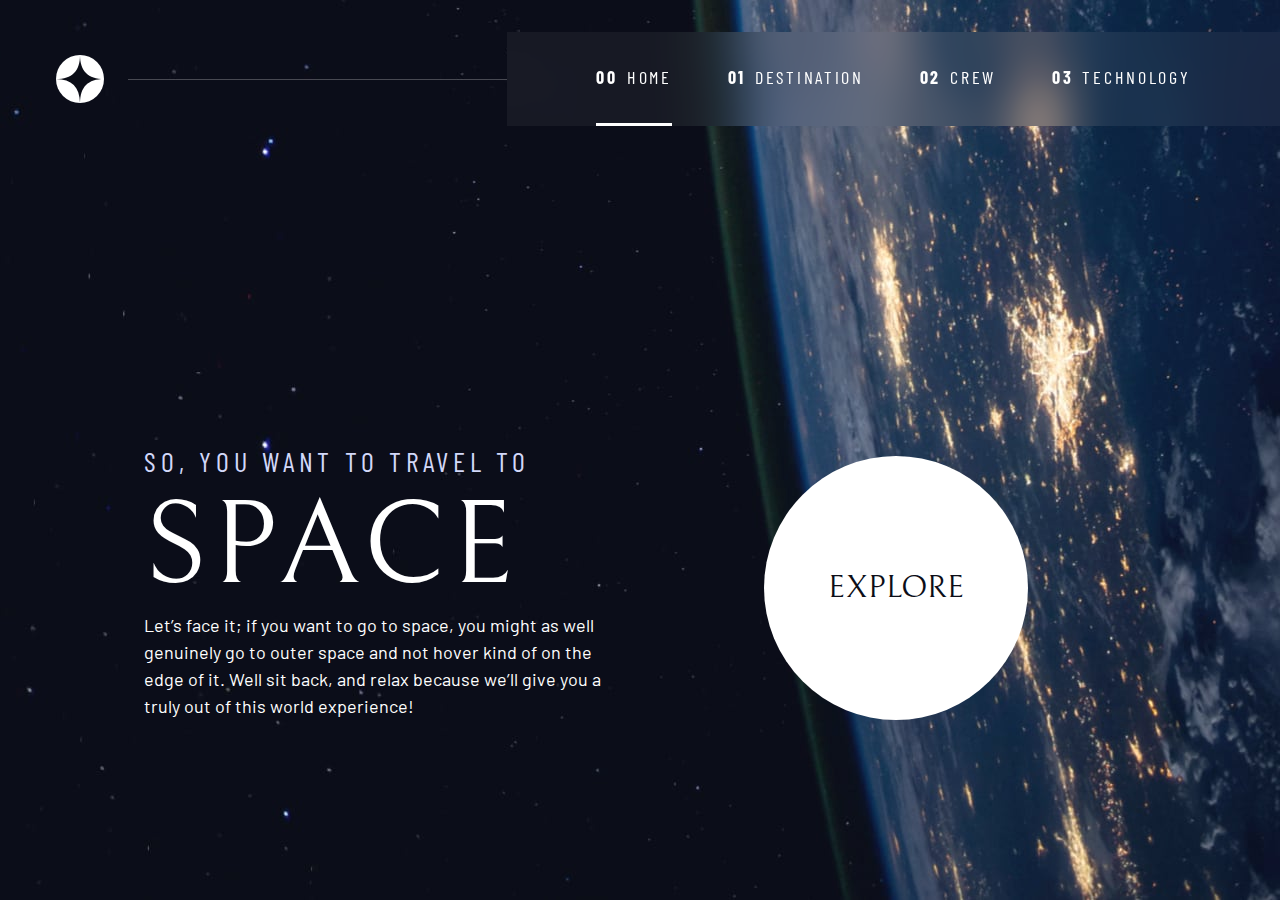
<file: index.html>
<!DOCTYPE html>
<html lang="en">
<head>
  <meta charset="UTF-8">
  <meta name="viewport" content="width=device-width, initial-scale=1.0">

  <link rel="icon" type="image/png" sizes="32x32" href="./assets/favicon-32x32.png">
  <!-- Google fonts -->
  <link rel="preconnect" href="https://fonts.googleapis.com">
  <link rel="preconnect" href="https://fonts.gstatic.com" crossorigin>
  <link href="https://fonts.googleapis.com/css2?family=Barlow+Condensed:wght@400;700&family=Bellefair&family=Barlow:wght@400;700&display=swap"
      rel="stylesheet">
      
  <!-- Our custom CSS -->
  <link rel="stylesheet" href="index.css">
  <title>Space tourism</title>
  <script src="navigation.js" defer></script>
</head>
<body class="home">
  <a class="skip-to-content" href="#main">Skip to content</a>
  <header class="primary-header flex">
    <div>
      <img src="./assets/shared/logo.svg" alt="space tourism logo" class="logo">
    </div>
    <button class="mobile-nav-toggle" aria-controls="primary-navigation"><span class="sr-only" aria-expanded="false">Menu</span></button>
    <nav>
        <ul id="primary-navigation" data-visible="false" class="primary-navigation underline-indicators flex">
            <li class="active"><a class="ff-sans-cond uppercase text-white letter-spacing-2" href="index.html"><span aria-hidden="true">00</span>Home</a>
            <li><a class="ff-sans-cond uppercase text-white letter-spacing-2" href="destination.html"><span aria-hidden="true">01</span>Destination</a>
            <li><a class="ff-sans-cond uppercase text-white letter-spacing-2" href="crew.html"><span aria-hidden="true">02</span>Crew</a>
            <li><a class="ff-sans-cond uppercase text-white letter-spacing-2" href="technology.html"><span aria-hidden="true">03</span>Technology</a>
        </ul>
    </nav>
  </header>
  
  <main id="main" class="grid-container grid-container--home">
    <div>
      <h1 class="text-accent fs-500 ff-sans-cond uppercase letter-spacing-1">So, you want to travel to
      <span class="d-block fs-900 ff-serif text-white">Space</span></h1>
      
      <p>Let’s face it; if you want to go to space, you might as well genuinely go to 
      outer space and not hover kind of on the edge of it. Well sit back, and relax 
      because we’ll give you a truly out of this world experience! </p>
    </div>
    <div>
      <a href="destination.html" class="large-button uppercase ff-serif text-dark bg-white">Explore</a>
    </div>
  </main>


</body>
</html>
</file>
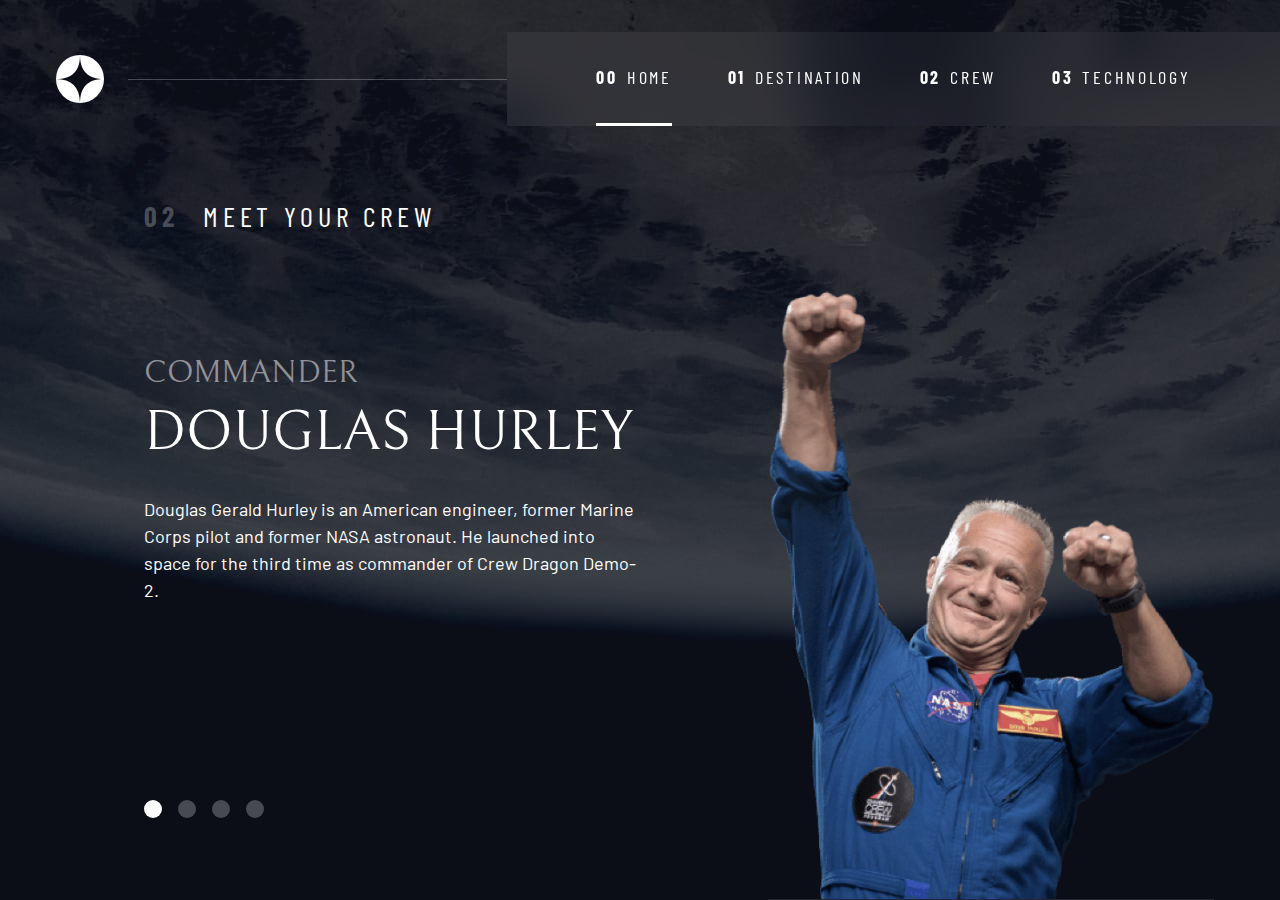
<file: crew-commander.html>
<!DOCTYPE html>
<html lang="en">
<head>
  <meta charset="UTF-8">
  <meta name="viewport" content="width=device-width, initial-scale=1.0">

  <link rel="icon" type="image/png" sizes="32x32" href="./assets/favicon-32x32.png">
  <!-- Google fonts -->
  <link rel="preconnect" href="https://fonts.googleapis.com">
  <link rel="preconnect" href="https://fonts.gstatic.com" crossorigin>
  <link href="https://fonts.googleapis.com/css2?family=Barlow+Condensed:wght@400;700&family=Bellefair&family=Barlow:wght@400;700&display=swap"
      rel="stylesheet">
      
  <!-- Our custom CSS -->
  <link rel="stylesheet" href="index.css">
  <title>Space tourism</title>
  <script src="index.js" defer></script>
</head>

<body class="crew">
  <a class="skip-to-content" href="#main">Skip to content</a>
  <header class="primary-header flex">
    <div>
      <img src="./assets/shared/logo.svg" alt="space tourism logo" class="logo">
    </div>
    <button class="mobile-nav-toggle" aria-controls="primary-navigation"><span class="sr-only" aria-expanded="false">Menu</span></button>
    <nav>
        <ul id="primary-navigation" data-visible="false" class="primary-navigation underline-indicators flex">
            <li class="active"><a class="ff-sans-cond uppercase text-white letter-spacing-2" href="index.html"><span aria-hidden="true">00</span>Home</a>
            <li><a class="ff-sans-cond uppercase text-white letter-spacing-2" href="destination.html"><span aria-hidden="true">01</span>Destination</a>
            <li><a class="ff-sans-cond uppercase text-white letter-spacing-2" href="crew.html"><span aria-hidden="true">02</span>Crew</a>
            <li><a class="ff-sans-cond uppercase text-white letter-spacing-2" href="technology.html"><span aria-hidden="true">03</span>Technology</a>
        </ul>
    </nav>
  </header>
  
  <main id="main" class="grid-container grid-container--crew flow">
    <h1 class="numbered-title"><span aria-hidden="true">02</span> Meet your crew</h1>
    
    <div class="dot-indicators flex">
      <button aria-selected="true"><span class="sr-only">The commander</span></button>
      <button aria-selected="false"><span class="sr-only">The mission specialist</span></button>
      <button aria-selected="false"><span class="sr-only">The pilot</span></button>
      <button aria-selected="false"><span class="sr-only">The crew engineer</span></button>
    </div>
    
    <article class="crew-details flow">
      <header class="flow flow--space-small">
        <h2 class="fs-600 ff-serif uppercase">Commander</h2>
        <p class="fs-700 uppercase ff-serif">Douglas Hurley</p>
      </header>
      <p>Douglas Gerald Hurley is an American engineer, former Marine Corps pilot 
      and former NASA astronaut. He launched into space for the third time as 
      commander of Crew Dragon Demo-2.</p>
    </article>
    <picture>
      <source srcset="assets/crew/image-douglas-hurley.png" type="image/webp">
      <img src="assets/crew/image-douglas-hurley.png" alt="Douglas Hurley">
    </picture>
  </main>
</body>
</html>
</file>
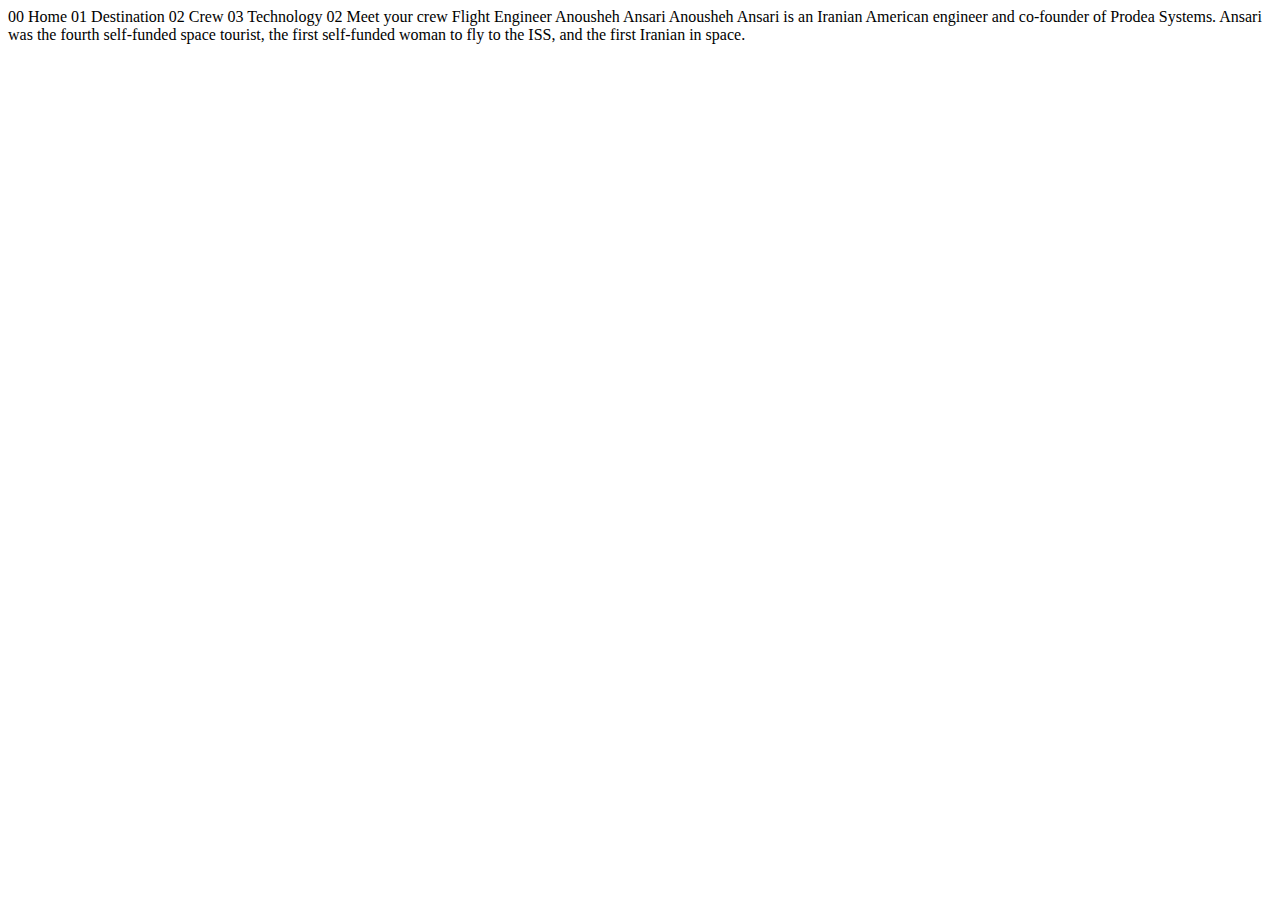
<file: crew-engineer.html>
<!DOCTYPE html>
<html lang="en">
<head>
  <meta charset="UTF-8">
  <meta name="viewport" content="width=device-width, initial-scale=1.0">

  <link rel="icon" type="image/png" sizes="32x32" href="./assets/favicon-32x32.png">
  
  <title>Space tourism</title>
</head>
<body>

  00 Home
  01 Destination
  02 Crew
  03 Technology

  02 Meet your crew

  Flight Engineer
  Anousheh Ansari

  Anousheh Ansari is an Iranian American engineer and co-founder of Prodea Systems. 
  Ansari was the fourth self-funded space tourist, the first self-funded woman to 
  fly to the ISS, and the first Iranian in space. 
</body>
</html>
</file>
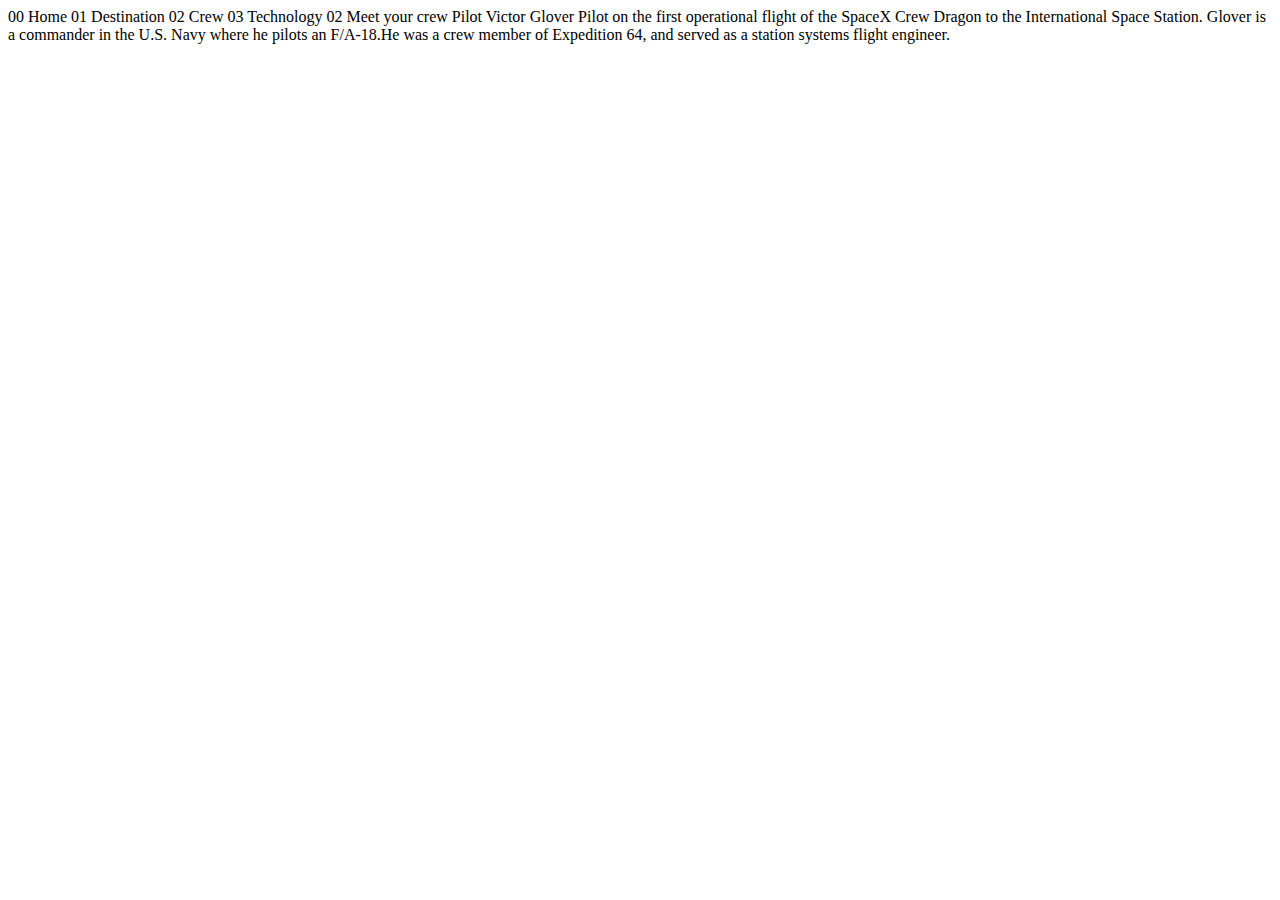
<file: crew-pilot.html>
<!DOCTYPE html>
<html lang="en">
<head>
  <meta charset="UTF-8">
  <meta name="viewport" content="width=device-width, initial-scale=1.0">

  <link rel="icon" type="image/png" sizes="32x32" href="./assets/favicon-32x32.png">
  
  <title>Space tourism</title>
</head>
<body>

  00 Home
  01 Destination
  02 Crew
  03 Technology

  02 Meet your crew

  Pilot
  Victor Glover

  Pilot on the first operational flight of the SpaceX Crew Dragon to the 
  International Space Station. Glover is a commander in the U.S. Navy where 
  he pilots an F/A-18.He was a crew member of Expedition 64, and served as a 
  station systems flight engineer. 
</body>
</html>
</file>
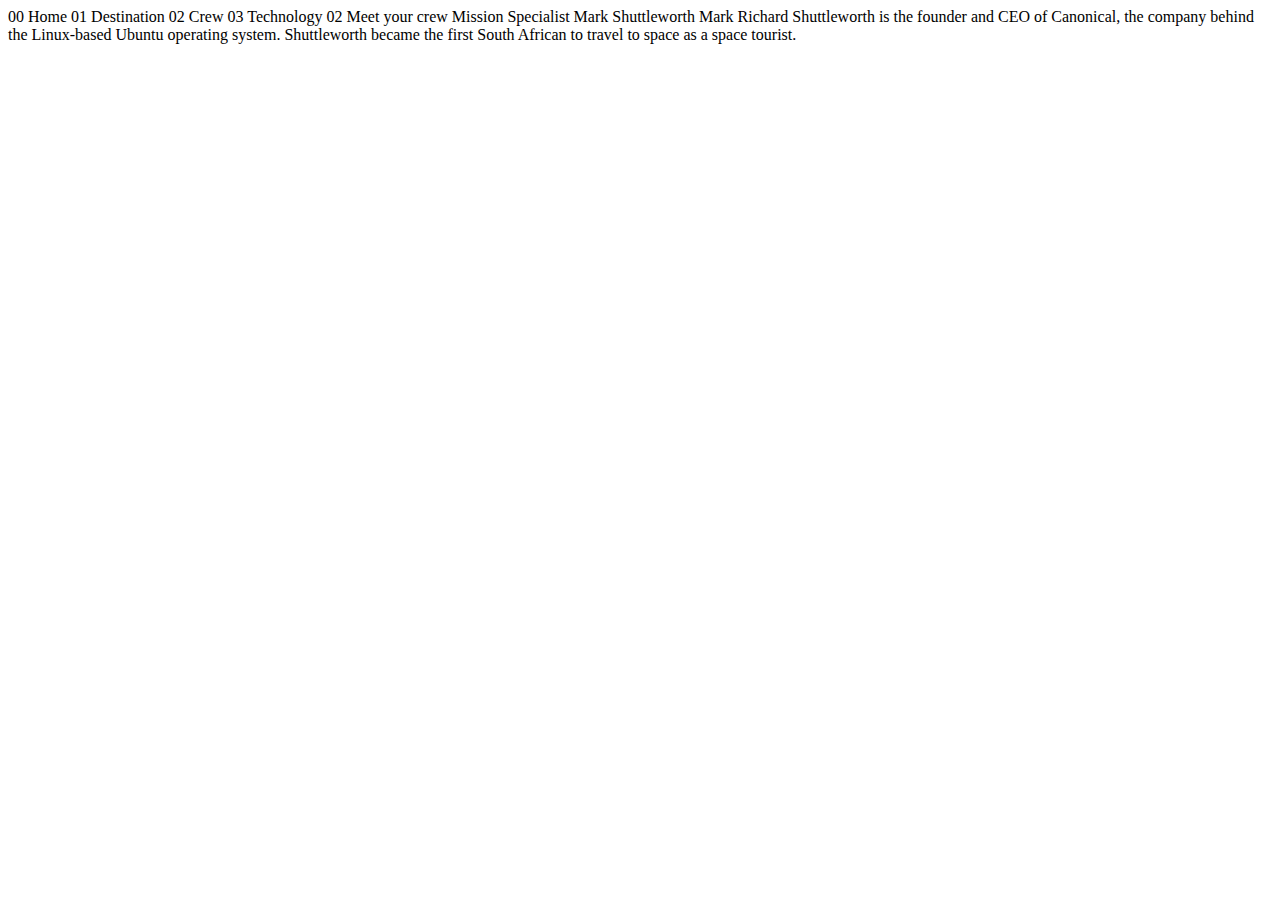
<file: crew-specialist.html>
<!DOCTYPE html>
<html lang="en">
<head>
  <meta charset="UTF-8">
  <meta name="viewport" content="width=device-width, initial-scale=1.0">

  <link rel="icon" type="image/png" sizes="32x32" href="./assets/favicon-32x32.png">
  
  <title>Space tourism</title>
</head>
<body>

  00 Home
  01 Destination
  02 Crew
  03 Technology

  02 Meet your crew

  Mission Specialist
  Mark Shuttleworth

  Mark Richard Shuttleworth is the founder and CEO of Canonical, the company behind 
  the Linux-based Ubuntu operating system. Shuttleworth became the first South 
  African to travel to space as a space tourist.
</body>
</html>
</file>
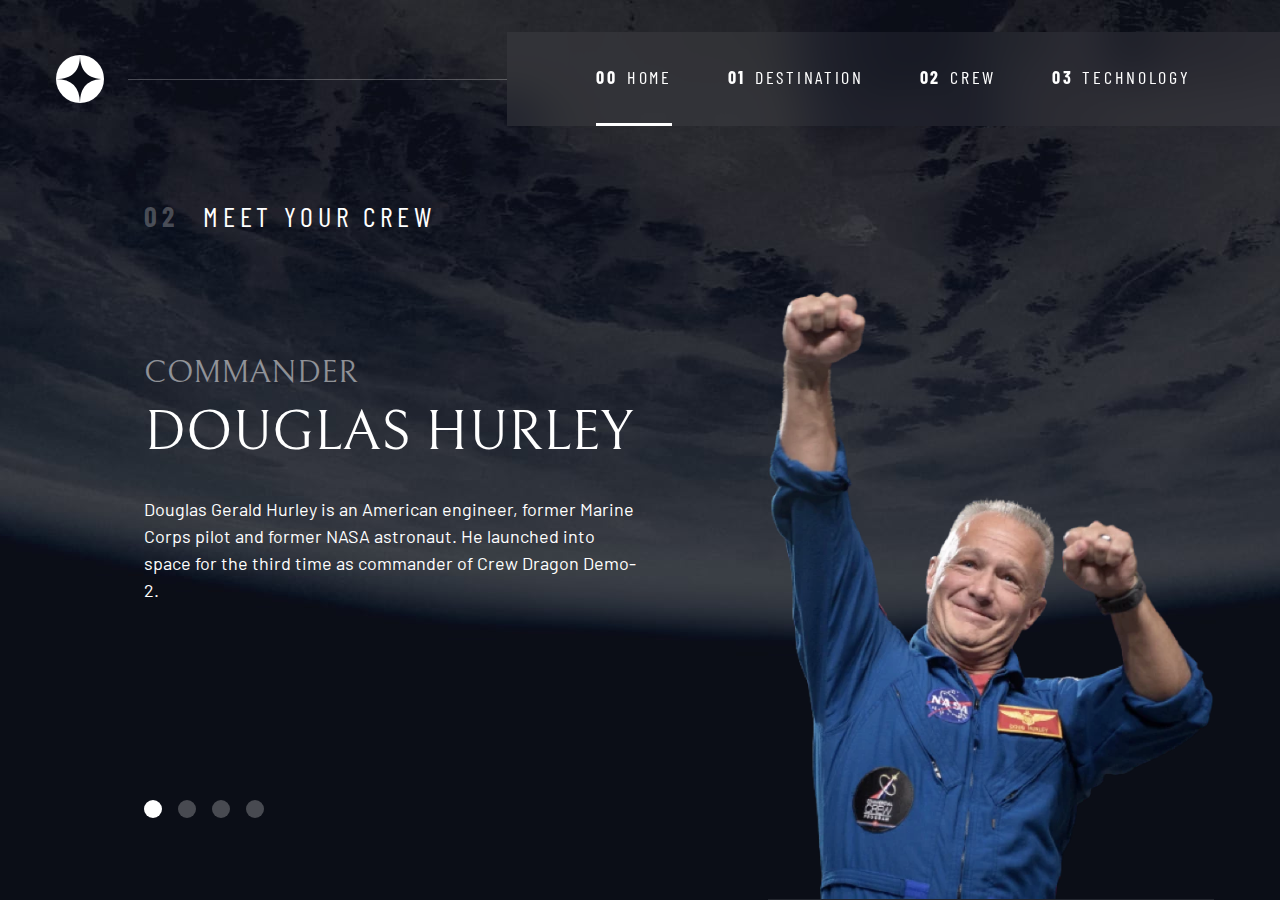
<file: crew.html>
<!DOCTYPE html>
<html lang="en">
<head>
  <meta charset="UTF-8">
  <meta name="viewport" content="width=device-width, initial-scale=1.0">

  <link rel="icon" type="image/png" sizes="32x32" href="./assets/favicon-32x32.png">
  <!-- Google fonts -->
  <link rel="preconnect" href="https://fonts.googleapis.com">
  <link rel="preconnect" href="https://fonts.gstatic.com" crossorigin>
  <link href="https://fonts.googleapis.com/css2?family=Barlow+Condensed:wght@400;700&family=Bellefair&family=Barlow:wght@400;700&display=swap"
      rel="stylesheet">
      
  <!-- Our custom CSS -->
  <link rel="stylesheet" href="index.css">
  <title>Space tourism</title>
  <script src="navigation.js" defer></script>
  <script src="tabs.js" defer></script>

</head>

<body class="crew">
  <a class="skip-to-content" href="#main">Skip to content</a>
  <header class="primary-header flex">
    <div>
      <img src="./assets/shared/logo.svg" alt="space tourism logo" class="logo">
    </div>
    <button class="mobile-nav-toggle" aria-controls="primary-navigation"><span class="sr-only" aria-expanded="false">Menu</span></button>
    <nav> 
        <ul id="primary-navigation" data-visible="false" class="primary-navigation underline-indicators flex">
            <li class="active"><a class="ff-sans-cond uppercase text-white letter-spacing-2" href="index.html"><span aria-hidden="true">00</span>Home</a>
            <li><a class="ff-sans-cond uppercase text-white letter-spacing-2" href="destination.html"><span aria-hidden="true">01</span>Destination</a>
            <li><a class="ff-sans-cond uppercase text-white letter-spacing-2" href="crew.html"><span aria-hidden="true">02</span>Crew</a>
            <li><a class="ff-sans-cond uppercase text-white letter-spacing-2" href="technology.html"><span aria-hidden="true">03</span>Technology</a>
        </ul>
    </nav>
  </header>
  
  <main id="main" class="grid-container grid-container--crew flow">
    <h1 class="numbered-title"><span aria-hidden="true">02</span> Meet your crew</h1>
    
    <div class="dot-indicators flex" role="tablist" aria-label="crew member list">
      <button aria-selected="true" aria-controls="commander-tab" role="tab" data-image="commander-image" tabindex="0"><span class="sr-only">The commander</span></button>
      <button aria-selected="false" aria-controls="mission-tab" role="tab" data-image="mission-image" tabindex="-1"><span class="sr-only">The mission specialist</span></button>
      <button aria-selected="false" aria-controls="pilot-tab" role="tab" data-image="pilot-image" tabindex="-1"><span class="sr-only">The pilot</span></button>
      <button aria-selected="false" aria-controls="crew-tab" role="tab" data-image="crew-image" tabindex="-1"><span class="sr-only">The crew engineer</span></button>
    </div>
    
    <!-- commander -->
    <article class="crew-details flow" id="commander-tab" role="tabpanel" tabindex="0">
      <header class="flow flow--space-small">
        <h2 class="fs-600 ff-serif uppercase">Commander</h2>
        <p class="fs-700 uppercase ff-serif">Douglas Hurley</p>
      </header>
      <p>Douglas Gerald Hurley is an American engineer, former Marine Corps pilot 
      and former NASA astronaut. He launched into space for the third time as 
      commander of Crew Dragon Demo-2.</p>
    </article> 
    
    <!-- mission specialist -->
    <article hidden class="crew-details flow" id="mission-tab" role="tabpanel" tabindex="0">
      <header class="flow flow--space-small">
        <h2 class="fs-600 ff-serif uppercase">Mission Specialist</h2>
        <p class="fs-700 uppercase ff-serif">Mark SHuttleworth</p>
      </header>
      <p>Mark Richard Shuttleworth is the founder and CEO of Canonical, the company behind
        the Linux-based Ubuntu operating system. Shuttleworth became the first South
        African to travel to space as a space tourist.</p>
    </article> 
    
    <!-- pilot -->
    <article hidden class="crew-details flow" id="pilot-tab" role="tabpanel" tabindex="0">
      <header class="flow flow--space-small">
        <h2 class="fs-600 ff-serif uppercase">Pilot</h2>
        <p class="fs-700 uppercase ff-serif">Victor Glover</p>
      </header>
      <p>Pilot on the first operational flight of the SpaceX Crew Dragon to the
        International Space Station. Glover is a commander in the U.S. Navy where
        he pilots an F/A-18.He was a crew member of Expedition 64, and served as a
        station systems flight engineer.</p>
    </article> 
    
    <!-- engineer -->
    <article hidden class="crew-details flow" id="crew-tab" role="tabpanel" tabindex="0">
      <header class="flow flow--space-small">
        <h2 class="fs-600 ff-serif uppercase">Flight Engineer</h2>
        <p class="fs-700 uppercase ff-serif">Anousheh Ansari</p>
      </header>
      <p>Anousheh Ansari is an Iranian American engineer and co-founder of Prodea Systems.
        Ansari was the fourth self-funded space tourist, the first self-funded woman to
        fly to the ISS, and the first Iranian in space.</p>
    </article> 
    
    
    <picture id="commander-image">
      <source srcset="assets/crew/image-douglas-hurley.webp" type="image/webp">
      <img src="assets/crew/image-douglas-hurley.png" alt="Douglas Hurley">
    </picture>
    <picture hidden id="mission-image">
      <source srcset="assets/crew/image-mark-shuttleworth.webp" type="image/webp">
      <img src="assets/crew/image-mark-shuttleworth.png" alt="Douglas Hurley">
    </picture>
    <picture hidden id="pilot-image">
      <source srcset="assets/crew/image-victor-glover.webp" type="image/webp">
      <img src="assets/crew/image-victor-glover.png" alt="Douglas Hurley">
    </picture>
    <picture hidden id="crew-image">
      <source srcset="assets/crew/image-anousheh-ansari.webp" type="image/webp">
      <img src="assets/crew/image-anousheh-ansari.png" alt="Douglas Hurley">
    </picture>
  </main>
</body>
</html>
</file>
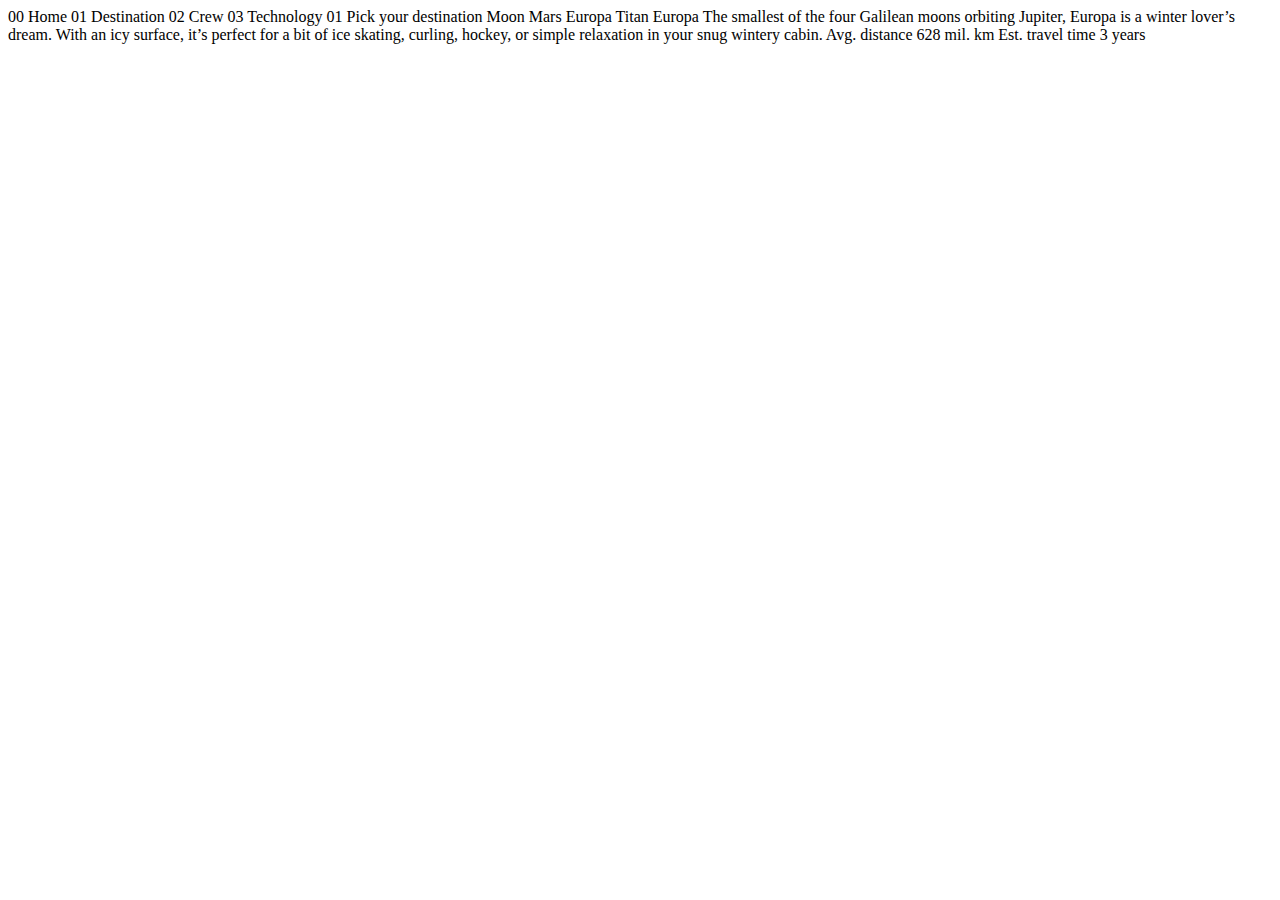
<file: destination-europa.html>
<!DOCTYPE html>
<html lang="en">
<head>
  <meta charset="UTF-8">
  <meta name="viewport" content="width=device-width, initial-scale=1.0">

  <link rel="icon" type="image/png" sizes="32x32" href="./assets/favicon-32x32.png">
  
  <title>Space tourism</title>
</head>
<body>

  00 Home
  01 Destination
  02 Crew
  03 Technology

  01 Pick your destination

  Moon
  Mars
  Europa
  Titan

  Europa

  The smallest of the four Galilean moons orbiting Jupiter, Europa is a 
  winter lover’s dream. With an icy surface, it’s perfect for a bit of 
  ice skating, curling, hockey, or simple relaxation in your snug 
  wintery cabin.

  Avg. distance
  628 mil. km

  Est. travel time
  3 years
</body>
</html>
</file>
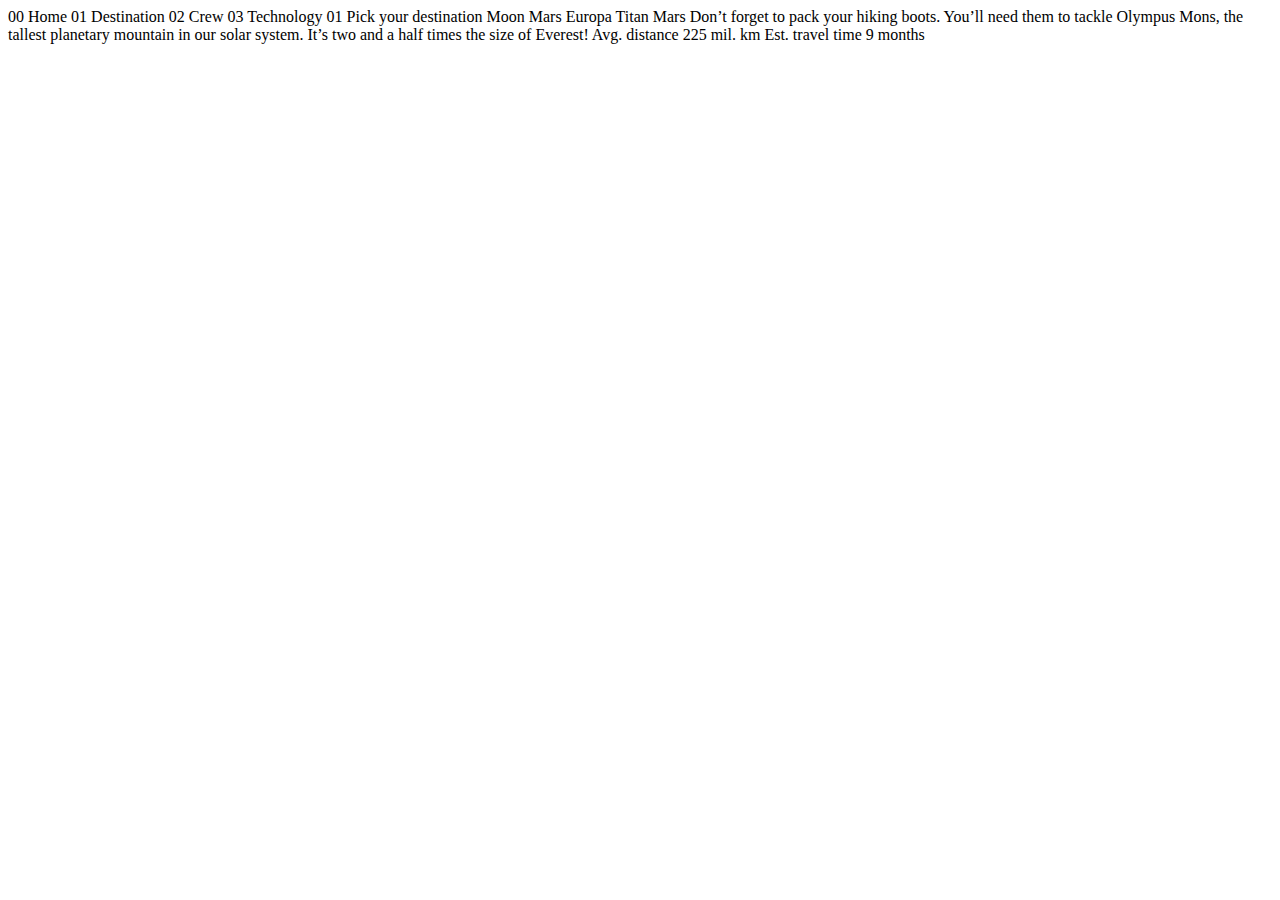
<file: destination-mars.html>
<!DOCTYPE html>
<html lang="en">
<head>
  <meta charset="UTF-8">
  <meta name="viewport" content="width=device-width, initial-scale=1.0">

  <link rel="icon" type="image/png" sizes="32x32" href="./assets/favicon-32x32.png">
  
  <title>Space tourism</title>
</head>
<body>

  00 Home
  01 Destination
  02 Crew
  03 Technology

  01 Pick your destination

  Moon
  Mars
  Europa
  Titan

  Mars

  Don’t forget to pack your hiking boots. You’ll need them to tackle Olympus Mons, 
  the tallest planetary mountain in our solar system. It’s two and a half times 
  the size of Everest!

  Avg. distance
  225 mil. km

  Est. travel time
  9 months
</body>
</html>
</file>
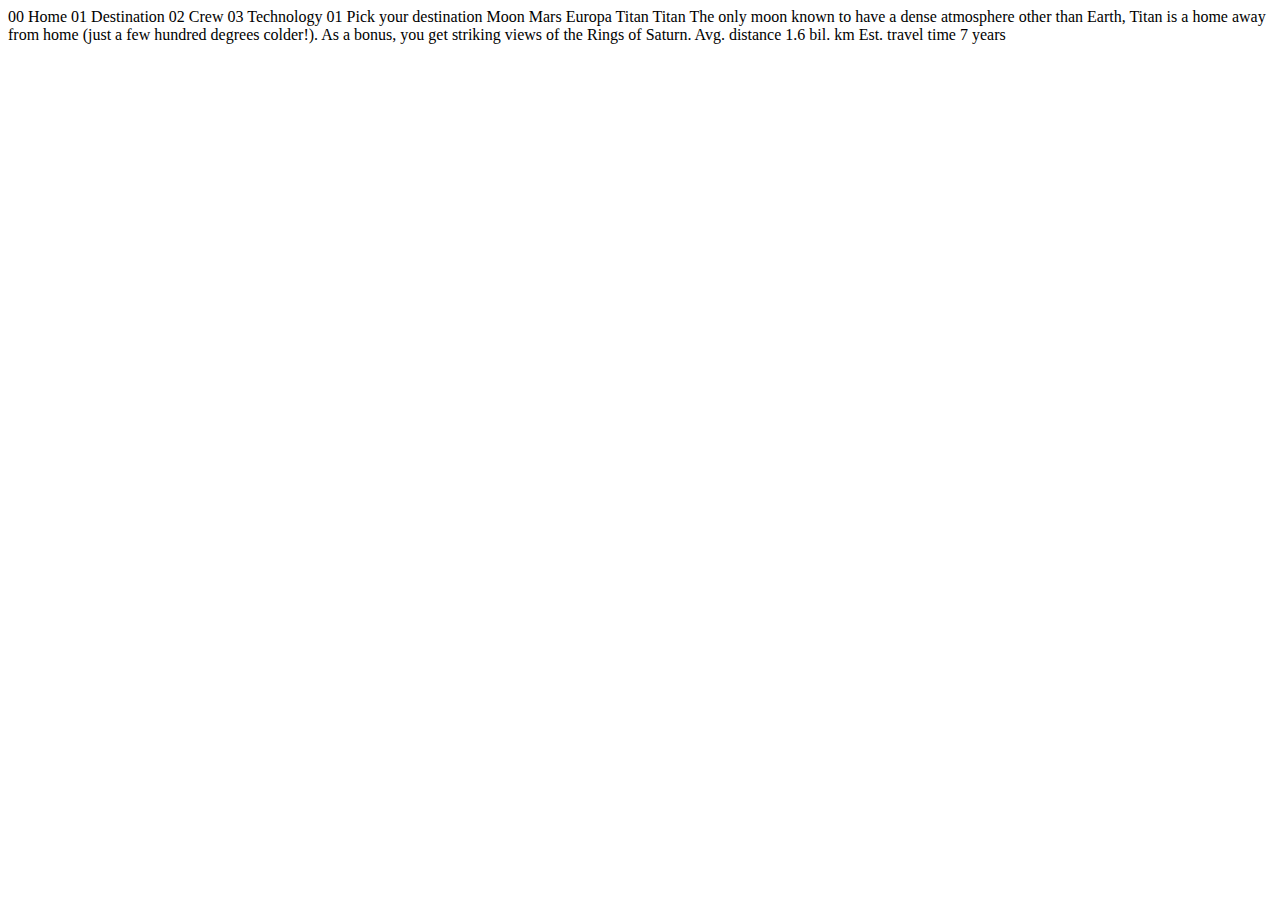
<file: destination-titan.html>
<!DOCTYPE html>
<html lang="en">
<head>
  <meta charset="UTF-8">
  <meta name="viewport" content="width=device-width, initial-scale=1.0">

  <link rel="icon" type="image/png" sizes="32x32" href="./assets/favicon-32x32.png">
  
  <title>Space tourism</title>
</head>
<body>

  00 Home
  01 Destination
  02 Crew
  03 Technology

  01 Pick your destination

  Moon
  Mars
  Europa
  Titan

  Titan

  The only moon known to have a dense atmosphere other than Earth, Titan 
  is a home away from home (just a few hundred degrees colder!). As a 
  bonus, you get striking views of the Rings of Saturn.

  Avg. distance
  1.6 bil. km

  Est. travel time
  7 years
</body>
</html>
</file>
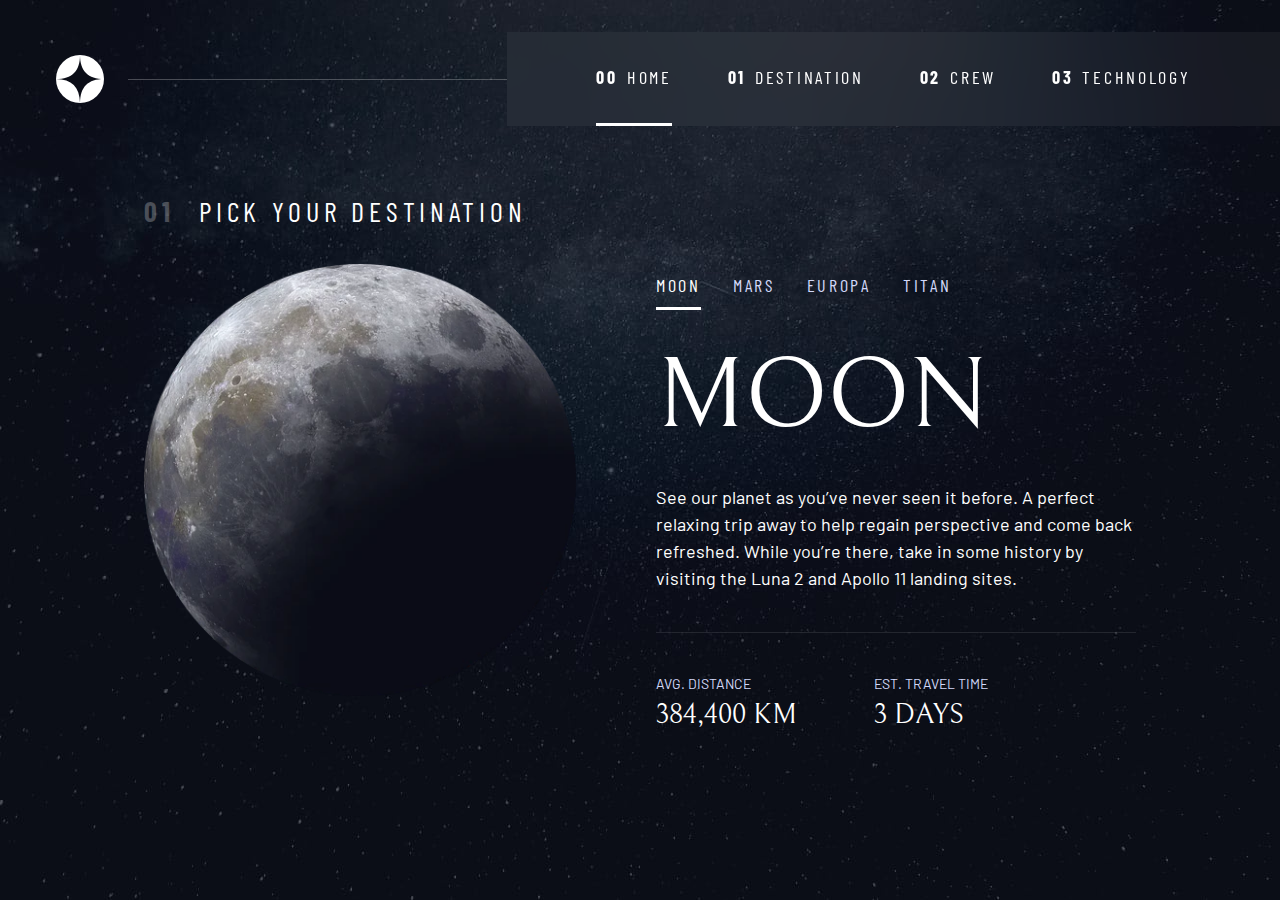
<file: destination.html>
<!DOCTYPE html>
<html lang="en">
<head>
  <meta charset="UTF-8">
  <meta name="viewport" content="width=device-width, initial-scale=1.0">

  <link rel="icon" type="image/png" sizes="32x32" href="./assets/favicon-32x32.png">
  <!-- Google fonts -->
  <link rel="preconnect" href="https://fonts.googleapis.com">
  <link rel="preconnect" href="https://fonts.gstatic.com" crossorigin>
  <link href="https://fonts.googleapis.com/css2?family=Barlow+Condensed:wght@400;700&family=Bellefair&family=Barlow:wght@400;700&display=swap"
      rel="stylesheet">
      
  <!-- Our custom CSS -->
  <link rel="stylesheet" href="index.css">
  <title>Space tourism</title>
  <script src="navigation.js" defer></script>
  <script src="tabs.js" defer></script>
</head>

<body class="destination">
  <a class="skip-to-content" href="#main">Skip to content</a>
  <header class="primary-header flex">
    <div>
      <img src="./assets/shared/logo.svg" alt="space tourism logo" class="logo">
    </div>
    <button class="mobile-nav-toggle" aria-controls="primary-navigation"><span class="sr-only" aria-expanded="false">Menu</span></button>
    <nav>
        <ul id="primary-navigation" data-visible="false" class="primary-navigation underline-indicators flex">
            <li class="active"><a class="ff-sans-cond uppercase text-white letter-spacing-2" href="index.html"><span aria-hidden="true">00</span>Home</a>
            <li><a class="ff-sans-cond uppercase text-white letter-spacing-2" href="destination.html"><span aria-hidden="true">01</span>Destination</a>
            <li><a class="ff-sans-cond uppercase text-white letter-spacing-2" href="crew.html"><span aria-hidden="true">02</span>Crew</a>
            <li><a class="ff-sans-cond uppercase text-white letter-spacing-2" href="technology.html"><span aria-hidden="true">03</span>Technology</a>
        </ul>
    </nav>
  </header>
  
  <main id="main" class="grid-container grid-container--destination flow">
    <h1 class="numbered-title"><span aria-hidden="true">01</span> Pick your destination</h1>
    
    <picture id="moon-image">
      <source srcset="assets/destination/image-moon.webp" type="image/webp">
      <img src="assets/destination/image-moon.png" alt="the moon">
    </picture>
    <picture hidden id="mars-image">
      <source srcset="assets/destination/image-mars.webp" type="image/webp">
      <img src="assets/destination/image-mars.png" alt="the planet mars">
    </picture>
    <picture hidden id="europa-image">
      <source srcset="assets/destination/image-europa.webp" type="image/webp">
      <img src="assets/destination/image-europa.png" alt="the planet europa">
    </picture>
    <picture hidden id="titan-image">
      <source srcset="assets/destination/image-titan.webp" type="image/webp">
      <img src="assets/destination/image-titan.png" alt="the moon titan">
    </picture>
    
    
    <div class="tab-list underline-indicators flex" role="tablist" aria-label="destination list">
        <button aria-selected="true" role="tab" aria-controls="moon-tab" class="uppercase ff-sans-cond text-accent letter-spacing-2" tabindex="0" data-image="moon-image">Moon</button>
        <button aria-selected="false" role="tab" aria-controls="mars-tab" class="uppercase ff-sans-cond text-accent letter-spacing-2" tabindex="-1" data-image="mars-image">Mars</button>
        <button aria-selected="false" role="tab" aria-controls="europa-tab" class="uppercase ff-sans-cond text-accent letter-spacing-2" tabindex="-1" data-image="europa-image">Europa</button>
        <button aria-selected="false" role="tab" aria-controls="titan-tab" class="uppercase ff-sans-cond text-accent letter-spacing-2" tabindex="-1" data-image="titan-image">Titan</button>
    </div>

    <!-- The moon -->
    <article class="destination-info flow" id="moon-tab" tabindex="0" role="tabpanel">
      <h2 class="fs-800 uppercase ff-serif">Moon</h2>

      <p>See our planet as you’ve never seen it before. A perfect relaxing trip away to help 
      regain perspective and come back refreshed. While you’re there, take in some history 
      by visiting the Luna 2 and Apollo 11 landing sites.</p>
      
      <div class="destination-meta flex">
        <div>
          <h3 class="text-accent fs-200 uppercase">Avg. distance</h3>
          <p class="ff-serif uppercase">384,400 km</p>
        </div>
        <div>
          <h3 class="text-accent fs-200 uppercase">Est. travel time</h3>
          <p class="ff-serif uppercase">3 days</p>
        </div>
      </div>
    </article>
    
    <!-- Mars -->
    <article hidden class="destination-info flow" id="mars-tab" tabindex="0"  role="tabpanel">
      <h2 class="fs-800 uppercase ff-serif">Mars</h2>

      <p>Don’t forget to pack your hiking boots. You’ll need them to tackle Olympus Mons, 
  the tallest planetary mountain in our solar system. It’s two and a half times 
  the size of Everest!</p>
      
      <div class="destination-meta flex">
        <div>
          <h3 class="text-accent fs-200 uppercase">Avg. distance</h3>
          <p class="ff-serif uppercase">225 mil. km</p>
        </div>
        <div>
          <h3 class="text-accent fs-200 uppercase">Est. travel time</h3>
          <p class="ff-serif uppercase">9 months</p>
        </div>
      </div>
    </article>
    
    <!-- Europa -->
    <article hidden class="destination-info flow" id="europa-tab" tabindex="0"  role="tabpanel">
      <h2 class="fs-800 uppercase ff-serif">Europa</h2>

      <p>The smallest of the four Galilean moons orbiting Jupiter, Europa is a 
  winter lover’s dream. With an icy surface, it’s perfect for a bit of 
  ice skating, curling, hockey, or simple relaxation in your snug 
  wintery cabin.</p>
      <div class="destination-meta flex">
        <div>
          <h3 class="text-accent fs-200 uppercase">Avg. distance</h3>
          <p class="ff-serif uppercase">628 mil. km</p>
        </div>
        <div>
          <h3 class="text-accent fs-200 uppercase">Est. travel time</h3>
          <p class="ff-serif uppercase">3 years</p>
        </div>
      </div>
    </article>
    
    <!-- Titan -->
    <article hidden class="destination-info flow" id="titan-tab" tabindex="0"  role="tabpanel">
      <h2 class="fs-800 uppercase ff-serif">Titan</h2>

      <p>The only moon known to have a dense atmosphere other than Earth, Titan 
  is a home away from home (just a few hundred degrees colder!). As a 
  bonus, you get striking views of the Rings of Saturn.</p>
      
      <div class="destination-meta flex">
        <div>
          <h3 class="text-accent fs-200 uppercase">Avg. distance</h3>
          <p class="ff-serif uppercase">1.6 bil. km</p>
        </div>
        <div>
          <h3 class="text-accent fs-200 uppercase">Est. travel time</h3>
          <p class="ff-serif uppercase">7 years</p>
        </div>
      </div>
    </article>
  </main>
  
<body>


  
</body>
</html>
</file>
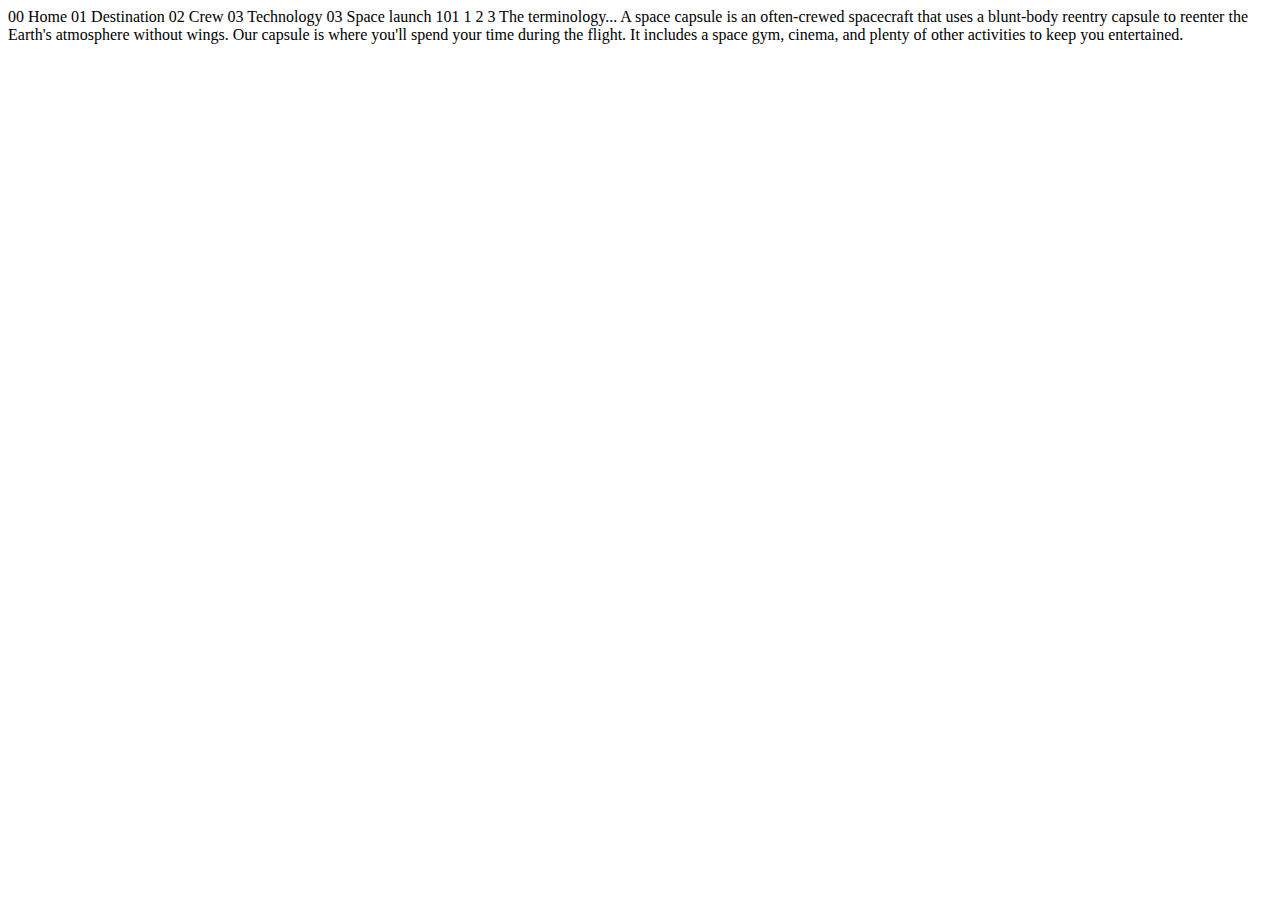
<file: technology-capsule.html>
<!DOCTYPE html>
<html lang="en">
<head>
  <meta charset="UTF-8">
  <meta name="viewport" content="width=device-width, initial-scale=1.0">

  <link rel="icon" type="image/png" sizes="32x32" href="./assets/favicon-32x32.png">
  
  <title>Space tourism</title>
</head>
<body>

  00 Home
  01 Destination
  02 Crew
  03 Technology

  03 Space launch 101

  1
  2
  3

  The terminology...
  

  A space capsule is an often-crewed spacecraft that uses a blunt-body reentry 
  capsule to reenter the Earth's atmosphere without wings. Our capsule is where 
  you'll spend your time during the flight. It includes a space gym, cinema, 
  and plenty of other activities to keep you entertained.
</body>
</html>
</file>
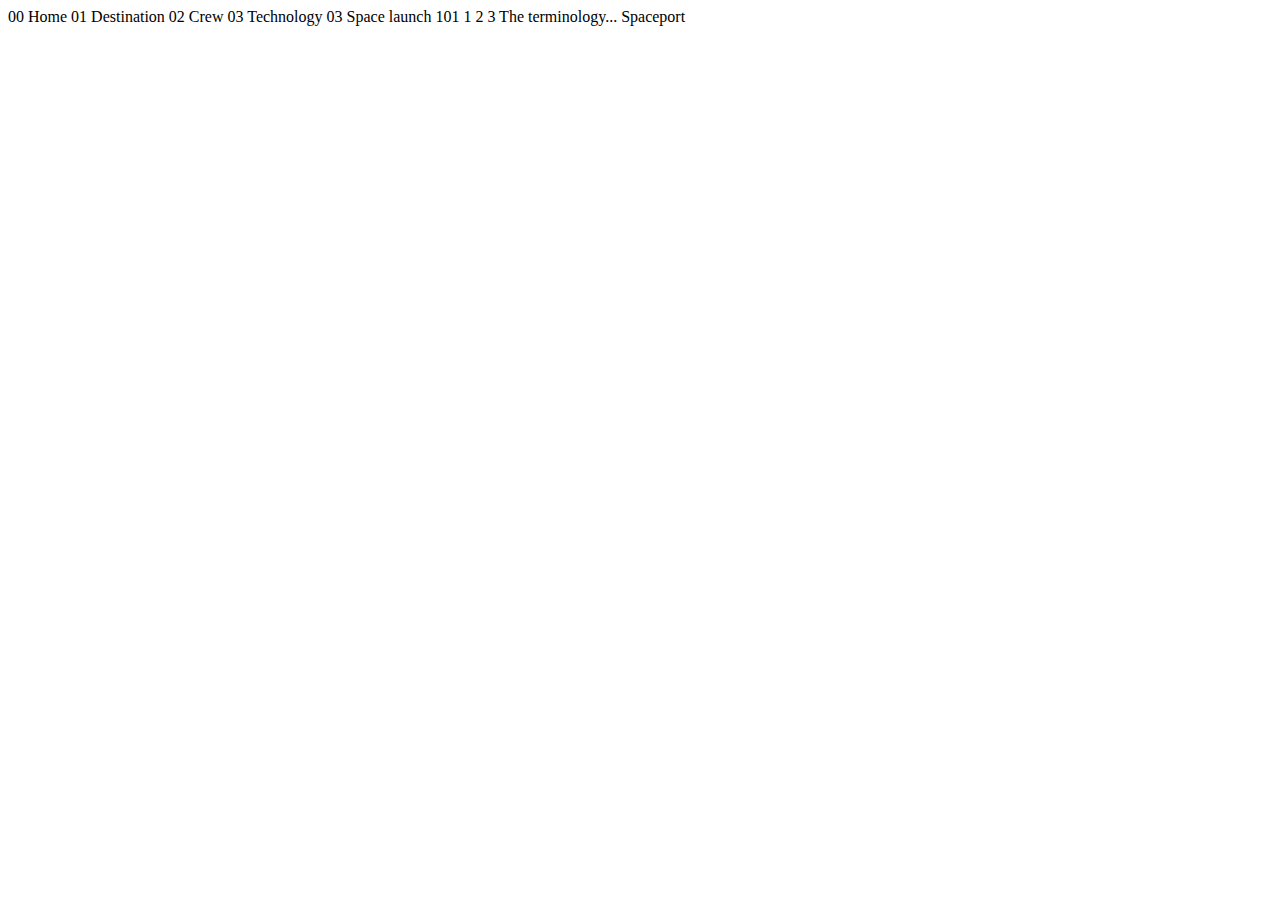
<file: technology-spaceport.html>
<!DOCTYPE html>
<html lang="en">
<head>
  <meta charset="UTF-8">
  <meta name="viewport" content="width=device-width, initial-scale=1.0">

  <link rel="icon" type="image/png" sizes="32x32" href="./assets/favicon-32x32.png">
  
  <title>Space tourism</title>
</head>
<body>

  00 Home
  01 Destination
  02 Crew
  03 Technology

  03 Space launch 101

  1
  2
  3

  The terminology...
  Spaceport


</body>
</html>
</file>
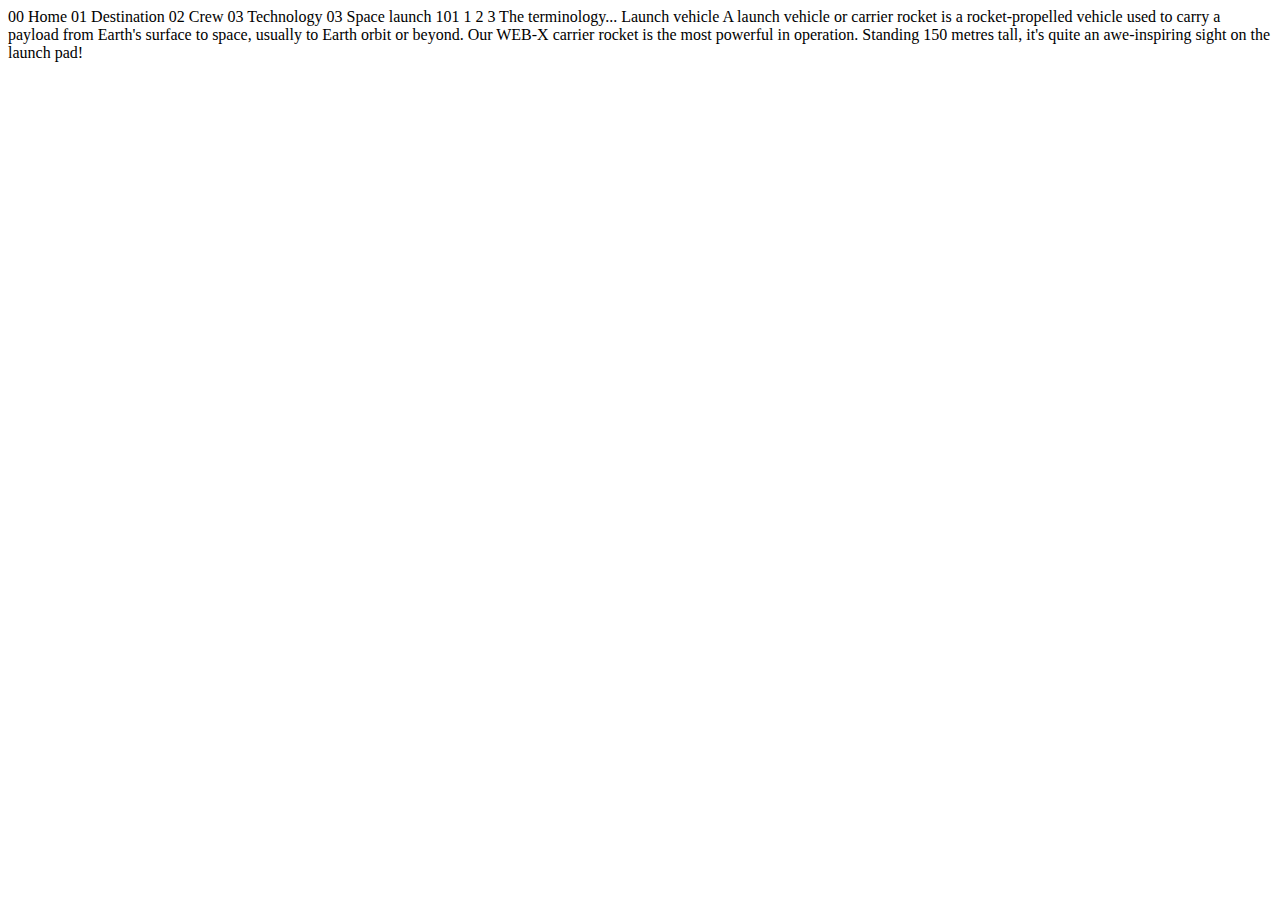
<file: technology-vehicle.html>
<!DOCTYPE html>
<html lang="en">
<head>
  <meta charset="UTF-8">
  <meta name="viewport" content="width=device-width, initial-scale=1.0">

  <link rel="icon" type="image/png" sizes="32x32" href="./assets/favicon-32x32.png">
  
  <title>Space tourism</title>
</head>
<body>

  00 Home
  01 Destination
  02 Crew
  03 Technology

  03 Space launch 101

  1
  2
  3

  The terminology...
  Launch vehicle

  A launch vehicle or carrier rocket is a rocket-propelled vehicle used to carry a 
  payload from Earth's surface to space, usually to Earth orbit or beyond. Our 
  WEB-X carrier rocket is the most powerful in operation. Standing 150 metres tall, 
  it's quite an awe-inspiring sight on the launch pad!
</body>
</html>
</file>
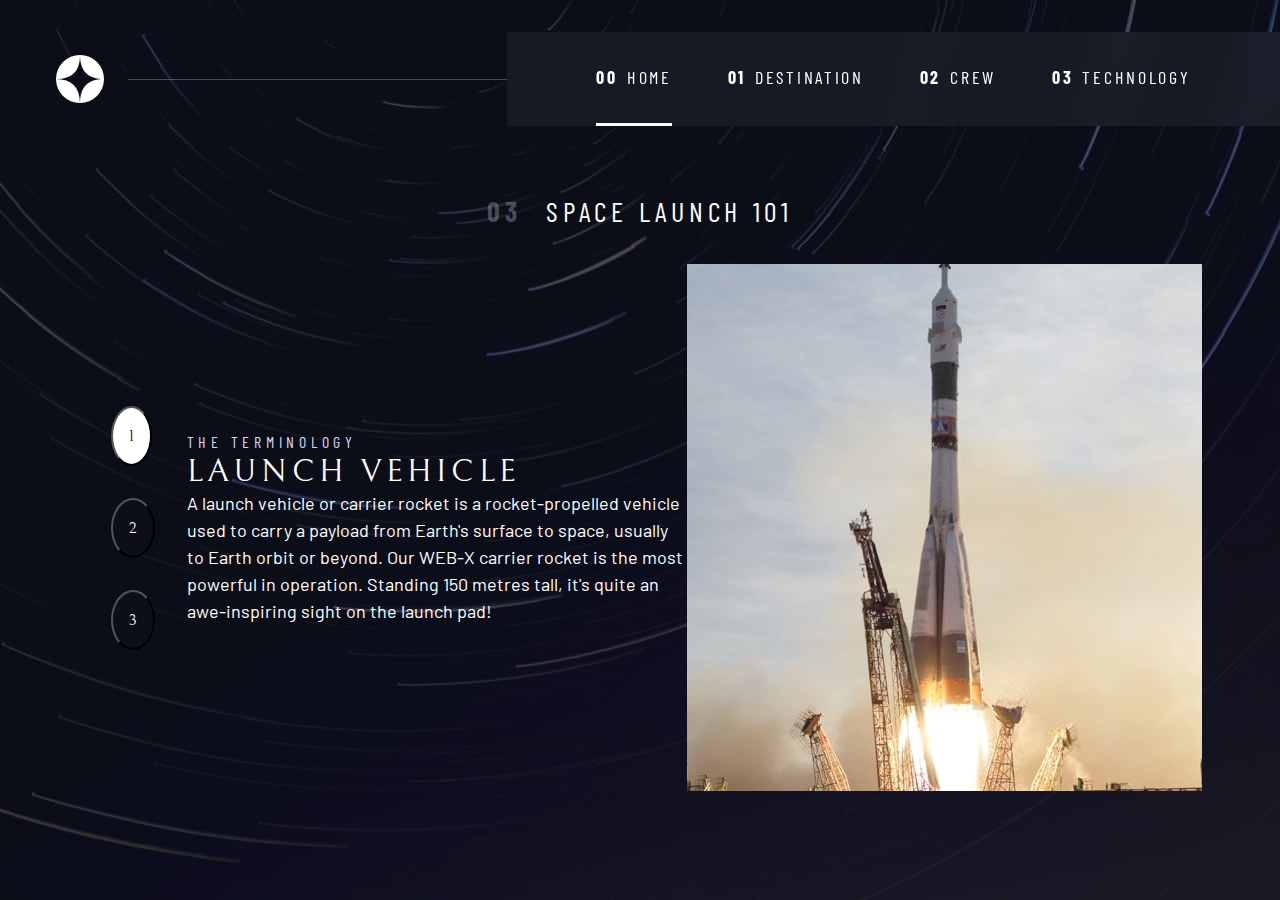
<file: technology.html>
<!DOCTYPE html>
<html lang="en">
<head>
    <meta charset="UTF-8">
    <meta name="viewport" content="width=device-width, initial-scale=1.0">

    <link rel="icon" type="image/png" sizes="32x32" href="./assets/favicon-32x32.png">
    <!-- Google fonts -->
    <link rel="preconnect" href="https://fonts.googleapis.com">
    <link rel="preconnect" href="https://fonts.gstatic.com" crossorigin>
    <link
        href="https://fonts.googleapis.com/css2?family=Barlow+Condensed:wght@400;700&family=Bellefair&family=Barlow:wght@400;700&display=swap"
        rel="stylesheet">

    <!-- Our custom CSS -->
    <link rel="stylesheet" href="index.css">
    <title>Space tourism</title>
    <script src="navigation.js" defer></script>
    <script src="./technologie.js" defer></script>
</head>

<body class="technology">
    <a class="skip-to-content" href="#main">Skip to content</a>
    <header class="primary-header flex">
        <div>
            <img src="./assets/shared/logo.svg" alt="space tourism logo" class="logo">
        </div>
        <button class="mobile-nav-toggle" aria-controls="primary-navigation"><span class="sr-only"
                aria-expanded="false">Menu</span></button>
        <nav>
            <ul id="primary-navigation" data-visible="false" class="primary-navigation underline-indicators flex">
                <li class="active"><a class="ff-sans-cond uppercase text-white letter-spacing-2" href="index.html"><span
                            aria-hidden="true">00</span>Home</a>
                <li><a class="ff-sans-cond uppercase text-white letter-spacing-2" href="destination.html"><span
                            aria-hidden="true">01</span>Destination</a>
                <li><a class="ff-sans-cond uppercase text-white letter-spacing-2" href="crew.html"><span
                            aria-hidden="true">02</span>Crew</a>
                <li><a class="ff-sans-cond uppercase text-white letter-spacing-2" href="technology.html"><span
                            aria-hidden="true">03</span>Technology</a>
            </ul>
        </nav>
    </header>

    <main id="main" class="tech grid-container grid-container--destination flow">
        <h1 style="text-align: start;" class="numbered-title"><span aria-hidden="true">03</span> SPACE LAUNCH 101</h1>

        <div class="content-tech">
            <div>
                <ul class="techNav">
                    <li class="fs-500 ff-serif uppercase ">
                        <button class="techListBtn text-dark bg-white">1</button>
                    </li>
                    <li class="fs-500 ff-serif uppercase">
                        <button class="techListBtn text-white bg-dark">2</button>
                    </li>
                    <li class="fs-500 ff-serif uppercase">
                        <button class="techListBtn text-white bg-dark">3</button>
                    </li>
                </ul>
            </div>
            <div>
                <h1 class="text-accent fs-300 ff-sans-cond uppercase letter-spacing-1">The Terminology
                    <span class="d-block fs-600 ff-serif text-white">Launch Vehicle</span>
                </h1>
                <p>A launch vehicle or carrier rocket is a rocket-propelled vehicle used to carry a
                    payload from Earth's surface to space, usually to Earth orbit or beyond. Our
                    WEB-X carrier rocket is the most powerful in operation. Standing 150 metres tall,
                    it's quite an awe-inspiring sight on the launch pad!
                </p>
            </div>
            <img src="./assets/technology/image-launch-vehicle-portrait.jpg" alt="" class="responsive-image">
        </div>
    </main>
</body>
</html>
</file>
<file: index.css>
/* ------------------- */
/* Custom properties   */
/* ------------------- */

:root {
    /* colors */
    --clr-dark: 230 35% 7%;
    --clr-light: 231 77% 90%;
    --clr-white: 0 0% 100%;
    
    /* font-sizes */
    --fs-900: clamp(5rem, 8vw + 1rem, 9.375rem);
    --fs-800: 3.5rem;
    --fs-700: 1.5rem;
    --fs-600: 1rem;
    --fs-500: 1rem;
    --fs-400: 0.9375rem;
    --fs-300: 1rem;
    --fs-200: 0.875rem;
    
    /* font-families */
    --ff-serif: "Bellefair", serif;
    --ff-sans-cond: "Barlow Condensed", sans-serif;
    --ff-sans-normal: "Barlow", sans-serif;
}

@media (min-width: 35em) {
    :root {
        --fs-800: 5rem;
        --fs-700: 2.5rem;
        --fs-600: 1.5rem;
        --fs-500: 1.25rem;
        --fs-400: 1rem;
    }
}

@media (min-width: 45em) {
    :root {
        /* font-sizes */
        --fs-800: 6.25rem;
        --fs-700: 3.5rem;
        --fs-600: 2rem;
        --fs-500: 1.75rem;
        --fs-400: 1.125rem;
    }
}


/* ------------------- */
/* Reset               */
/* ------------------- */

/* https://piccalil.li/blog/a-modern-css-reset/ */

/* Box sizing */
*,
*::before,
*::after {
    box-sizing: border-box;
}

/* Reset margins */
body,
h1,
h2,
h3,
h4,
h5,
p,
figure,
picture {
    margin: 0; 
}

h1,
h2,
h3,
h4,
h5,
h6,
p {
    font-weight: 400;
}

/* set up the body */
body {
    font-family: var(--ff-sans-normal);
    font-size: var(--fs-400);
    color: hsl( var(--clr-white) );
    background-color: hsl( var(--clr-dark) );
    line-height: 1.5;
    min-height: 100vh;
    
    display: grid;
    grid-template-rows: min-content 1fr;
    
    overflow-x: hidden;
}

/* make images easier to work with */
img{
    max-width: 100%;
    display: block;
}

/* make form elements easier to work with */
input,
button,
textarea,
select {
    font: inherit;
}

/* remove animations for people who've turned them off */
@media (prefers-reduced-motion: reduce) {  
  *,
  *::before,
  *::after {
    animation-duration: 0.01ms !important;
    animation-iteration-count: 1 !important;
    transition-duration: 0.01ms !important;
    scroll-behavior: auto !important;
  }
}


/* ------------------- */
/* Utility classes     */
/* ------------------- */

/* general */

.flex {
    display: flex;
    gap: var(--gap, 1rem);
}

.grid {
    display: grid;
    gap: var(--gap, 1rem);
}

.d-block {
    display: block;
}

.flow > *:where(:not(:first-child)) {
    margin-top: var(--flow-space, 1rem);
}

.flow--space-small {
    --flow-space: .75rem;
}

.container {
    padding-inline: 2em;
    margin-inline: auto;
    max-width: 80rem;
}

.sr-only {
  position: absolute; 
  width: 1px;
  height: 1px;
  padding: 0;
  margin: -1px; 
  overflow: hidden;
  clip: rect(0, 0, 0, 0);
  white-space: nowrap; /* added line */
  border: 0;
}

.skip-to-content {
    position: absolute;
    z-index: 9999;
    background: hsl( var(--clr-white) );
    color: hsl( var(--clr-dark) ); 
    padding: .5em 1em;
    margin-inline: auto;
    transform: translateY(-100%);
    transition: transform 250ms ease-in;
}

.skip-to-content:focus {
    transform: translateY(0);
}

/* colors */

.bg-dark { background-color: hsl( var(--clr-dark) );}
.bg-accent { background-color: hsl( var(--clr-light) );}
.bg-white { background-color: hsl( var(--clr-white) );}

.text-dark { color: hsl( var(--clr-dark) );}
.text-accent { color: hsl( var(--clr-light) );}
.text-white { color: hsl( var(--clr-white) );}

/* typography */

.ff-serif { font-family: var(--ff-serif); } 
.ff-sans-cond { font-family: var(--ff-sans-cond); } 
.ff-sans-normal { font-family: var(--ff-sans-normal); } 

.letter-spacing-1 { letter-spacing: 4.75px; } 
.letter-spacing-2 { letter-spacing: 2.7px; } 
.letter-spacing-3 { letter-spacing: 2.35px; } 

.uppercase { text-transform: uppercase; }

.fs-900 { font-size: var(--fs-900); }
.fs-800 { font-size: var(--fs-800); }
.fs-700 { font-size: var(--fs-700); }
.fs-600 { font-size: var(--fs-600); }
.fs-500 { font-size: var(--fs-500); }
.fs-400 { font-size: var(--fs-400); }
.fs-300 { font-size: var(--fs-300); }
.fs-200 { font-size: var(--fs-200); }

.fs-900,
.fs-800,
.fs-700,
.fs-600 {
    line-height: 1.1;
}

.numbered-title {
    font-family: var(--ff-sans-cond);
    font-size: var(--fs-500);
    text-transform: uppercase;
    letter-spacing: 4.72px; 
}

.numbered-title span {
    margin-right: .5em;
    font-weight: 700;
    color: hsl( var(--clr-white) / .25);
}


/* ------------------- */
/* Compontents         */
/* ------------------- */

.large-button {
    font-size: 2rem;
    position: relative;
    z-index: 1;
    display: inline-grid;
    place-items: center;
    padding: 0 2em;
    border-radius: 50%;
    aspect-ratio: 1;
    text-decoration: none;
}

.large-button::after {
    content: '';
    position: absolute;
    z-index: -1;
    width: 100%;
    height: 100%;
    background: hsl( var(--clr-white) / .1);
    border-radius: 50%;
    opacity: 0;
    transition: opacity 500ms linear, transform 750ms ease-in-out;
}
 
.large-button:hover::after,
.large-button:focus::after {
    opacity: 1;
    transform: scale(1.5);
}

/* primary-header */

.logo {
    margin: 1.5rem clamp(1.5rem, 5vw, 3.5rem);
}

.primary-header {
    justify-content: space-between;
    align-items: center;
}

.primary-navigation {
    --gap: clamp(1.5rem, 5vw, 3.5rem);
    --underline-gap: 2rem;
    list-style: none;
    padding: 0;
    margin: 0;
    background: hsl( var(--clr-white) / 0.05);
    backdrop-filter: blur(1.5rem);
}

.primary-navigation a {
    text-decoration: none;
}

.primary-navigation a > span {
    font-weight: 700;
    margin-right: .5em;
}

.mobile-nav-toggle {
    display: none;
}

@media (max-width: 35rem) {
    .primary-navigation {
        --underline-gap: .5rem;
        position: fixed;
        z-index: 1000;
        inset: 0 0 0 30%;
        list-style: none;
        padding: min(20rem, 15vh) 2rem;
        margin: 0;
        flex-direction: column;
        transform: translateX(100%);
        transition: transform 500ms ease-in-out;
    }
    
    .primary-navigation[data-visible="true"] {
        transform: translateX(0);
    }
    
    .primary-navigation.underline-indicators > .active {
       border: 0;
    }
    
    .mobile-nav-toggle {
        display: block;
        position: absolute;
        z-index: 2000;
        right: 1rem;
        top: 2rem;
        background: transparent;
        background-image: url(./assets/shared/icon-hamburger.svg);
        background-repeat: no-repeat;
        background-position: center;
        width: 1.5rem;
        aspect-ratio: 1;
        border: 0;
    }
    
    .mobile-nav-toggle[aria-expanded="true"] {
        background-image: url(./assets/shared/icon-close.svg);
    }
    
    .mobile-nav-toggle:focus-visible {
        outline: 5px solid white;
        outline-offset: 5px;
    }
    
}

@media (min-width: 35em) {
    .primary-navigation {
        padding-inline: clamp(3rem, 7vw, 7rem);
    }
}

@media (min-width: 35em) and (max-width: 44.999em) {
    .primary-navigation a > span {
        display: none;
    }
}

@media (min-width: 45em) {
    
     .primary-header::after {
         content: '';
         display: block;
         position: relative;
         height: 1px;
         width: 100%;
         margin-right: -2.5rem;
         background: hsl( var(--clr-white) / .25);
         order: 1;
     }
     
    nav {
        order: 2;
    }
    
    .primary-navigation {
        margin-block: 2rem;
    }
    
   
}


.underline-indicators > * {
    cursor: pointer;
    padding: var(--underline-gap, .5rem) 0;
    border: 0;
    border-bottom: .2rem solid hsl( var(--clr-white) / 0 );
    background-color: transparent;
}

.underline-indicators > *:hover,
.underline-indicators > *:focus {
    border-color: hsl( var(--clr-white) / .5);
}

.underline-indicators > .active,
.underline-indicators > [aria-selected="true"] {
    color: hsl( var(--clr-white) / 1);
    border-color: hsl( var(--clr-white) / 1); 
}

.tab-list {
    --gap: 2rem;
}

.dot-indicators > * {
    cursor: pointer;
    border: 0;
    border-radius: 50%;
    padding: .5em;
    background-color: hsl( var(--clr-white) / .25);
}
 
.dot-indicators > *:hover,
.dot-indicators > *:focus { 
    background-color: hsl( var(--clr-white) / .5);
}

.dot-indicators > [aria-selected="true"] {
    background-color: hsl( var(--clr-white) / 1); 
}


/* ----------------------------- */
/* Page specific background      */
/* ----------------------------- */
body {
    background-size: cover;
    background-position: bottom center;
}
/* home */
.home {
    background-image: url(./assets/home/background-home-mobile.jpg);
}

@media (min-width: 35rem) {
    .home {
        background-position: center center;
        background-image: url(./assets/home/background-home-tablet.jpg);
    }
}

@media (min-width: 45rem) {
    .home {
        background-image: url(./assets/home/background-home-desktop.jpg);
    }
} 

/* destination */
.destination {
    background-image: url(./assets/destination/background-destination-mobile.jpg);
}

@media (min-width: 35rem) {
    .destination {
        background-position: center center;
        background-image: url(./assets/destination/background-destination-tablet.jpg);
    }
}

@media (min-width: 45rem) {
    .destination {
        background-image: url(./assets/destination/background-destination-desktop.jpg);
    }
} 

/* crew */
.crew {
    background-image: url(./assets/home/background-crew-mobile.jpg);
}

@media (min-width: 35rem) {
    .crew {
        background-position: center center;
        background-image: url(./assets/crew/background-crew-tablet.jpg);
    }
}

@media (min-width: 45rem) {
    .crew {
        background-image: url(./assets/crew/background-crew-desktop.jpg);
    }
} 

/* technology */
.technology {
    background-image: url(./assets/technology/background-technology-mobile.jpg);
}

@media (min-width: 35rem) {
    .technology {
        background-position: center center;
        background-image: url(./assets/technology/background-technology-tablet.jpg);
    }
}

@media (min-width: 45rem) {
    .technology {
        background-image: url(./assets/technology/background-technology-desktop.jpg);
    }
} 

/* ----------------------------- */
/* Layout                        */
/* ----------------------------- */


.grid-container {
    text-align: center;
    display: grid;
    place-items: center;
    padding-inline: 1rem;
    padding-bottom: 4rem;
}

.grid-container p:not([class]) {
    max-width: 50ch;
}

.numbered-title {
    grid-area: title;
}

/* destination layout */

.grid-container--destination {
    --flow-space: 2rem;
    grid-template-areas: 
        'title'
        'image'
        'tabs'
        'content';
}

.grid-container--destination > picture {
    grid-area: image;
    max-width: 60%;
    align-self: start;
}

.grid-container--destination > .tab-list {
    grid-area: tabs;
}

.grid-container--destination > .destination-info {
    grid-area: content;
}

.destination-meta {
    flex-direction: column;
    border-top: 1px solid hsl( var(--clr-white) / .1);
    padding-top: 2.5rem;
    margin-top: 2.5rem;
}

.destination-meta p {
    font-size: 1.75rem;
}

/* crew layout */

.grid-container--crew {
    --flow-space: 2rem;
    grid-template-areas: 
        'title'
        'image'
        'tabs'
        'content';
}

.grid-container--crew > picture {
    grid-area: image;
    max-width: 60%;
    border-bottom: 1px solid hsl( var(--clr-white) / .1);
}

.grid-container--crew > .dot-indicators {
    grid-area: tabs;
}

.grid-container--crew > .crew-details {
    grid-area: content;
}

.crew-details h2 {
    color: hsl( var(--clr-white) / .5);
}

@media (min-width: 35em) {
    .numbered-title {
        justify-self: start;
        margin-top: 2rem;
    }
    
    .destination-meta {
        flex-direction: row;
        justify-content: space-evenly;
    }
    
    .grid-container--crew {
        padding-bottom: 0;
        grid-template-areas: 
            'title'
            'content'
            'tabs'
            'image';
    }
    
    
}

@media (min-width: 45em) {
    .grid-container {
        text-align: left;
        column-gap: var(--container-gap, 2rem);
        grid-template-columns: minmax(1rem, 1fr) repeat(2, minmax(0, 30rem)) minmax(1rem, 1fr);
    }
    
    .grid-container--home {
        padding-bottom: max(6rem, 20vh);
        align-items: end;
    }
    
    .grid-container--home > *:first-child {
        grid-column: 2;
    }

    .grid-container--home > *:last-child {
        grid-column: 3;
    }
    
    .grid-container--destination {
        justify-items: start;
        align-content: start;
        grid-template-areas: 
            '. title title .'
            '. image tabs .'
            '. image content .';
    }
    
    .grid-container--destination > picture {
        max-width: 90%;
    }
     
    .destination-meta {
        --gap: min(6vw, 6rem);
        justify-content: start;
    }
    
    .grid-container--crew {
        grid-template-columns: minmax(1rem, 1fr) minmax(0, 37rem) minmax(0, 23rem) minmax(1rem, 1fr);
        justify-items: start;
        grid-template-areas: 
            '. title title .'
            '. content image .'
            '. tabs image .';
    }
    
    .grid-container--crew > picture {
        grid-column: span 2;
        align-self: end;
        max-width: 90%;
    }

}

/* technology page  */
/* technology */

.tech {
    display: flex;
    flex-direction: column;
}

.content-tech {
    display: flex;
    flex-direction: row;
    align-items: center;
}

.responsive-img {
    max-width: 100%;
    height: auto;
}

/* .content-tech > div {
    flex: 1;
} */

.techNav{
    list-style: none;
    padding: 1rem;
}

@media(max-width: 768px){
    .techNav{
        display: flex;
        flex-direction: row;
        gap: 4rem;
    }
}


/* Media query for smaller screens */
@media (max-width: 768px) {
    .content-tech {
        flex-direction: column;
    }

    .content-tech > img {
        order: -1; /* Place the image above the paragraph */
        margin-bottom: 10px; /* Add some space between the image and paragraph */
    } 

    .responsive-image {
        content: url('./assets/technology/image-launch-vehicle-landscape.jpg');
      }      
}

.techListBtn{
    font-size: 1rem;
    position: relative;
    z-index: 1;
    place-items: center;
    padding: 1em 1em;
    border-radius: 50%;
    aspect-ratio: 1;
    text-decoration: none;
    margin: 1rem;
}
</file>
